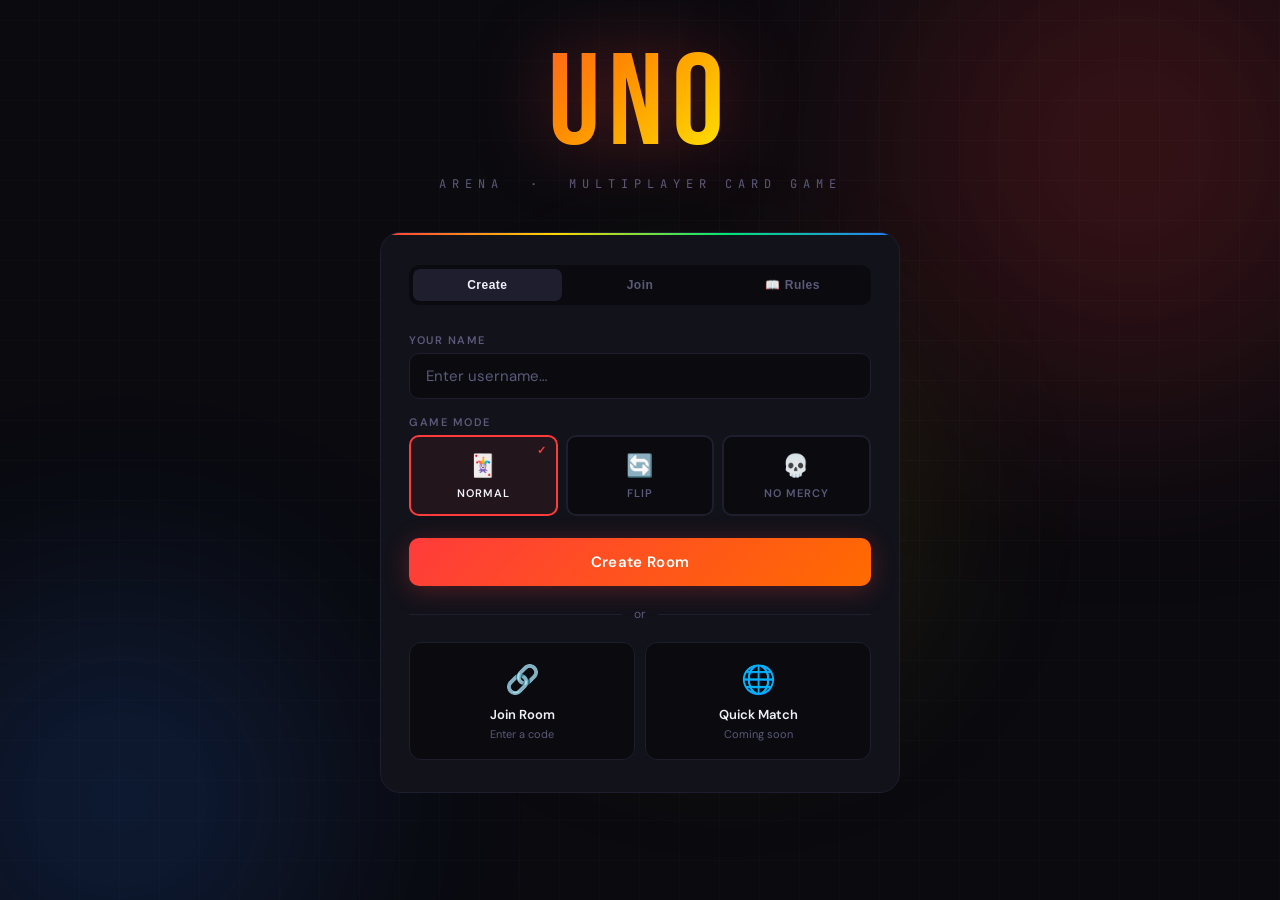
<file: Lord_UNO/templates/index.html>
<!DOCTYPE html>
<html lang="en">
<head>
  <meta charset="UTF-8" />
  <meta name="viewport" content="width=device-width, initial-scale=1.0" />
  <title>UNO · ARENA</title>
  <link rel="preconnect" href="https://fonts.googleapis.com" />
  <link href="https://fonts.googleapis.com/css2?family=Bebas+Neue&family=DM+Sans:wght@300;400;500;600&family=JetBrains+Mono:wght@400;700&display=swap" rel="stylesheet" />
  <style>
    *, *::before, *::after { box-sizing: border-box; margin: 0; padding: 0; }

    :root {
      --bg:      #0a0a0f;
      --surface: #12121a;
      --border:  #1e1e2e;
      --dim:     #1e1e30;
      --red:     #ff3b3b;
      --yellow:  #ffd600;
      --green:   #00e676;
      --blue:    #2979ff;
      --purple:  #ab47bc;
      --accent:  #ff3b3b;
      --text:    #f0f0f8;
      --muted:   #5a5a7a;
    }

    html, body {
      min-height: 100%; background: var(--bg);
      color: var(--text); font-family: 'DM Sans', sans-serif;
      overflow-x: hidden;
    }

    body::before {
      content: ''; position: fixed; inset: 0; z-index: 0; pointer-events: none;
      background-image:
        repeating-linear-gradient(0deg, transparent, transparent 39px, #ffffff04 39px, #ffffff04 40px),
        repeating-linear-gradient(90deg, transparent, transparent 39px, #ffffff04 39px, #ffffff04 40px);
    }

    /* ── Blobs ── */
    .blob { position: fixed; border-radius: 50%; filter: blur(120px); pointer-events: none; z-index: 0; opacity: .18; }
    .blob-r { width:500px; height:500px; background:var(--red);    top:-100px; right:-100px; }
    .blob-b { width:400px; height:400px; background:var(--blue);   bottom:-100px; left:-80px; }
    .blob-y { width:300px; height:300px; background:var(--yellow); top:40%; left:45%; }

    /* ── Floating deco cards ── */
    .deco-cards { position:fixed; inset:0; pointer-events:none; z-index:0; overflow:hidden; }
    .deco-card {
      position:absolute; width:54px; height:80px;
      border-radius:8px; border:1px solid #ffffff10; background:var(--surface);
      animation:floatCard linear infinite; opacity:0;
    }
    .deco-card::after { content:''; position:absolute; inset:6px; border-radius:5px; border:2px solid currentColor; opacity:.3; }
    .deco-card:nth-child(1){left:5%;  bottom:-90px;color:var(--red);   animation-duration:14s;animation-delay:0s}
    .deco-card:nth-child(2){left:15%; bottom:-90px;color:var(--blue);  animation-duration:18s;animation-delay:2s}
    .deco-card:nth-child(3){left:25%; bottom:-90px;color:var(--yellow);animation-duration:12s;animation-delay:4s}
    .deco-card:nth-child(4){left:38%; bottom:-90px;color:var(--green); animation-duration:16s;animation-delay:1s}
    .deco-card:nth-child(5){left:52%; bottom:-90px;color:var(--red);   animation-duration:20s;animation-delay:3s}
    .deco-card:nth-child(6){left:65%; bottom:-90px;color:var(--blue);  animation-duration:13s;animation-delay:5s}
    .deco-card:nth-child(7){left:75%; bottom:-90px;color:var(--yellow);animation-duration:17s;animation-delay:7s}
    .deco-card:nth-child(8){left:88%; bottom:-90px;color:var(--green); animation-duration:15s;animation-delay:6s}
    @keyframes floatCard {
      0%  {transform:translateY(0) rotate(-8deg);opacity:0}
      5%  {opacity:.25}
      95% {opacity:.15}
      100%{transform:translateY(-110vh) rotate(12deg);opacity:0}
    }

    /* ── Page layout ── */
    .page {
      position:relative; z-index:1; min-height:100vh;
      display:flex; flex-direction:column; align-items:center;
      padding:40px 20px 60px; gap:40px;
    }

    /* ── Logo ── */
    .logo { text-align:center; animation:fadeDown .7s ease both; }
    .logo-title {
      font-family:'Bebas Neue',sans-serif;
      font-size:clamp(72px,14vw,130px); letter-spacing:8px; line-height:1;
      background:linear-gradient(135deg,#ff3b3b 0%,#ff8c00 40%,#ffd600 70%,#ff3b3b 100%);
      -webkit-background-clip:text; -webkit-text-fill-color:transparent; background-clip:text;
      filter:drop-shadow(0 0 40px #ff3b3b66);
    }
    .logo-sub {
      font-family:'JetBrains Mono',monospace; font-size:12px; letter-spacing:6px;
      color:var(--muted); text-transform:uppercase; margin-top:6px;
    }

    /* ── Panel ── */
    .panel {
      width:100%; max-width:520px;
      background:var(--surface); border:1px solid var(--border);
      border-radius:20px; padding:32px 28px;
      animation:fadeUp .6s ease both; position:relative; overflow:hidden;
    }
    .panel::before {
      content:''; position:absolute; top:0; left:0; right:0; height:2px;
      background:linear-gradient(90deg,var(--red),var(--yellow),var(--green),var(--blue));
    }

    /* ── Tabs ── */
    .tabs {
      display:flex; gap:4px; background:var(--bg);
      border-radius:10px; padding:4px; margin-bottom:28px;
    }
    .tab {
      flex:1; padding:9px 8px; text-align:center;
      font-size:12px; font-weight:600; letter-spacing:.5px;
      color:var(--muted); border-radius:7px; cursor:pointer;
      transition:all .2s; border:none; background:none;
    }
    .tab.active { background:var(--border); color:var(--text); }
    .tab:hover:not(.active) { color:var(--text); }

    /* ── Form sections ── */
    .form-section { display:none; flex-direction:column; gap:16px; }
    .form-section.visible { display:flex; animation:fadeUp .3s ease both; }

    label {
      font-size:11px; letter-spacing:1.5px; text-transform:uppercase;
      color:var(--muted); font-weight:600; margin-bottom:6px; display:block;
    }
    input[type="text"] {
      width:100%; background:var(--bg); border:1px solid var(--border);
      color:var(--text); padding:12px 16px; border-radius:10px;
      font-family:'DM Sans',sans-serif; font-size:15px;
      transition:border-color .2s, box-shadow .2s; outline:none;
    }
    input[type="text"]:focus { border-color:var(--accent); box-shadow:0 0 0 3px #ff3b3b22; }
    input[type="text"]::placeholder { color:var(--muted); }

    .ruleset-grid { display:grid; grid-template-columns:repeat(3,1fr); gap:8px; }
    .ruleset-btn {
      padding:14px 8px; text-align:center; border-radius:10px; cursor:pointer;
      border:2px solid var(--border); background:var(--bg); transition:all .2s; position:relative;
    }
    .ruleset-btn input { display:none; }
    .ruleset-btn .rs-icon { font-size:22px; display:block; margin-bottom:6px; }
    .ruleset-btn .rs-name { font-size:11px; font-weight:600; letter-spacing:1px; text-transform:uppercase; color:var(--muted); display:block; }
    .ruleset-btn:has(input:checked) { border-color:var(--accent); background:#ff3b3b12; }
    .ruleset-btn:has(input:checked) .rs-name { color:var(--text); }
    .ruleset-btn:has(input:checked)::after { content:'✓'; position:absolute; top:6px; right:8px; font-size:11px; color:var(--accent); }
    .ruleset-btn:hover:not(:has(input:checked)) { border-color:#ffffff22; }

    .btn {
      padding:14px 24px; border-radius:10px; font-family:'DM Sans',sans-serif;
      font-size:15px; font-weight:600; cursor:pointer; border:none;
      transition:all .15s; letter-spacing:.3px;
    }
    .btn-primary { background:linear-gradient(135deg,#ff3b3b,#ff6b00); color:#fff; box-shadow:0 4px 24px #ff3b3b44; }
    .btn-primary:hover { transform:translateY(-1px); box-shadow:0 6px 32px #ff3b3b66; }
    .btn-primary:active { transform:translateY(0); }
    .btn-ghost { background:transparent; border:1px solid var(--border); color:var(--text); }
    .btn-ghost:hover { border-color:#ffffff33; background:var(--border); }
    .btn-block { width:100%; }

    .mode-grid { display:grid; grid-template-columns:1fr 1fr; gap:10px; }
    .mode-card {
      padding:18px 14px; border-radius:12px; border:1px solid var(--border);
      background:var(--bg); cursor:pointer; transition:all .2s; text-align:center;
    }
    .mode-card:hover { border-color:var(--accent); background:#ff3b3b08; }
    .mode-card .mc-icon { font-size:28px; display:block; margin-bottom:8px; }
    .mode-card .mc-name { font-size:13px; font-weight:600; color:var(--text); display:block; }
    .mode-card .mc-desc { font-size:11px; color:var(--muted); margin-top:4px; display:block; }

    .divider { display:flex; align-items:center; gap:12px; color:var(--muted); font-size:12px; margin:4px 0; }
    .divider::before, .divider::after { content:''; flex:1; height:1px; background:var(--border); }

    /* ════════════════════════════════════════
       RULEBOOK STYLES
    ════════════════════════════════════════ */
    #tab-rules {
      display:none; flex-direction:column; gap:0;
      /* full scroll within panel */
      max-height:72vh; overflow-y:auto;
      scrollbar-width:thin; scrollbar-color:#2a2a3e transparent;
      padding-right:4px;
    }
    #tab-rules.visible { display:flex; animation:fadeUp .3s ease both; }
    #tab-rules::-webkit-scrollbar { width:4px; }
    #tab-rules::-webkit-scrollbar-thumb { background:#2a2a3e; border-radius:4px; }

    /* Mode selector tabs inside rulebook */
    .rb-mode-tabs {
      display:flex; gap:6px; margin-bottom:20px; flex-wrap:wrap;
    }
    .rb-mode-btn {
      padding:7px 14px; border-radius:20px; font-size:11px; font-weight:700;
      letter-spacing:1px; text-transform:uppercase; cursor:pointer;
      border:1px solid var(--border); background:var(--bg); color:var(--muted);
      transition:all .2s;
    }
    .rb-mode-btn.active { color:#fff; border-color:transparent; }
    .rb-mode-btn.rb-normal.active  { background:linear-gradient(135deg,#ff3b3b,#ff6b00); box-shadow:0 2px 12px #ff3b3b44; }
    .rb-mode-btn.rb-flip.active    { background:linear-gradient(135deg,#2979ff,#1565c0); box-shadow:0 2px 12px #2979ff44; }
    .rb-mode-btn.rb-nomercy.active { background:linear-gradient(135deg,#ab47bc,#6a1b9a); box-shadow:0 2px 12px #ab47bc44; }

    /* Rule page */
    .rb-page { display:none; flex-direction:column; gap:18px; }
    .rb-page.visible { display:flex; }

    /* Section */
    .rb-section { display:flex; flex-direction:column; gap:10px; }
    .rb-section-title {
      font-family:'Bebas Neue',sans-serif; font-size:20px; letter-spacing:2px;
      display:flex; align-items:center; gap:8px;
    }
    .rb-section-title .rb-line {
      flex:1; height:1px; background:var(--border);
    }

    /* Quick start steps */
    .rb-steps { display:flex; flex-direction:column; gap:8px; }
    .rb-step {
      display:flex; gap:12px; align-items:flex-start;
      background:var(--bg); border:1px solid var(--border);
      border-radius:10px; padding:12px 14px;
    }
    .rb-step-num {
      width:24px; height:24px; border-radius:50%; flex-shrink:0;
      display:flex; align-items:center; justify-content:center;
      font-family:'Bebas Neue',sans-serif; font-size:13px; font-weight:700;
      background:var(--border); color:var(--text);
    }
    .rb-step-text { font-size:13px; line-height:1.55; color:var(--text); padding-top:3px; }
    .rb-step-text strong { color:var(--yellow); font-weight:700; }

    /* Card reference grid */
    .rb-cards { display:flex; flex-direction:column; gap:6px; }
    .rb-card-row {
      display:flex; align-items:center; gap:12px;
      background:var(--bg); border:1px solid var(--border);
      border-radius:10px; padding:10px 14px;
      transition:border-color .15s;
    }
    .rb-card-row:hover { border-color:#ffffff1a; }
    .rb-card-pip {
      width:36px; height:52px; border-radius:7px; flex-shrink:0;
      display:flex; align-items:center; justify-content:center;
      font-family:'Bebas Neue',sans-serif; font-size:18px; color:#fff;
      font-style:italic; position:relative; overflow:hidden;
      border:1.5px solid rgba(255,255,255,.2);
      box-shadow:0 2px 8px rgba(0,0,0,.4);
    }
    .rb-card-pip::before {
      content:''; position:absolute; inset:0;
      background:linear-gradient(180deg,rgba(255,255,255,.12),transparent);
    }
    .pip-red    { background:linear-gradient(160deg,#e53935,#c62828); }
    .pip-yellow { background:linear-gradient(160deg,#fdd835,#f9a825); }
    .pip-green  { background:linear-gradient(160deg,#43a047,#2e7d32); }
    .pip-blue   { background:linear-gradient(160deg,#1e88e5,#1565c0); }
    .pip-wild   { background:linear-gradient(160deg,#1a1a2e,#2d2d44); }
    .pip-pink   { background:linear-gradient(160deg,#e91e63,#ad1457); }
    .pip-teal   { background:linear-gradient(160deg,#26c6da,#00838f); }
    .pip-orange { background:linear-gradient(160deg,#fb8c00,#e65100); }
    .pip-purple { background:linear-gradient(160deg,#ab47bc,#6a1b9a); }
    .pip-yellow span { color:#1a1000; }

    .rb-card-info { flex:1; min-width:0; }
    .rb-card-name { font-size:13px; font-weight:700; color:var(--text); }
    .rb-card-desc { font-size:12px; color:var(--muted); margin-top:3px; line-height:1.45; }
    .rb-card-badge {
      font-size:9px; font-weight:700; letter-spacing:1px; text-transform:uppercase;
      padding:2px 7px; border-radius:10px; flex-shrink:0; align-self:flex-start; margin-top:2px;
    }
    .badge-action { background:#ff3b3b18; color:var(--red);    border:1px solid #ff3b3b33; }
    .badge-wild   { background:#ffffff10; color:var(--muted);  border:1px solid #ffffff22; }
    .badge-number { background:#00e67618; color:var(--green);  border:1px solid #00e67633; }
    .badge-flip   { background:#2979ff18; color:var(--blue);   border:1px solid #2979ff33; }
    .badge-mercy  { background:#ab47bc18; color:var(--purple); border:1px solid #ab47bc33; }

    /* Rule bullets */
    .rb-rules { display:flex; flex-direction:column; gap:7px; }
    .rb-rule {
      display:flex; gap:10px; align-items:flex-start;
      font-size:13px; line-height:1.55; color:var(--muted);
    }
    .rb-rule-icon { font-size:16px; flex-shrink:0; margin-top:1px; }
    .rb-rule strong { color:var(--text); }
    .rb-rule a { color:var(--yellow); text-decoration:none; }

    /* Tip box */
    .rb-tip {
      background:linear-gradient(135deg,#ffd60010,#ff8c0008);
      border:1px solid #ffd60033; border-radius:10px;
      padding:12px 14px; font-size:12px; color:var(--muted); line-height:1.6;
    }
    .rb-tip strong { color:var(--yellow); }

    /* Warning box */
    .rb-warning {
      background:linear-gradient(135deg,#ff3b3b10,#ab47bc08);
      border:1px solid #ff3b3b33; border-radius:10px;
      padding:12px 14px; font-size:12px; color:var(--muted); line-height:1.6;
    }
    .rb-warning strong { color:var(--red); }

    /* Mode header */
    .rb-mode-header {
      display:flex; flex-direction:column; gap:4px;
      background:var(--bg); border:1px solid var(--border);
      border-radius:12px; padding:14px 16px; margin-bottom:4px;
    }
    .rb-mode-header .rb-mh-title {
      font-family:'Bebas Neue',sans-serif; font-size:24px; letter-spacing:3px;
    }
    .rb-mode-header .rb-mh-sub { font-size:12px; color:var(--muted); line-height:1.5; }

    /* Deck stats */
    .rb-stats { display:grid; grid-template-columns:repeat(3,1fr); gap:8px; }
    .rb-stat {
      background:var(--bg); border:1px solid var(--border); border-radius:10px;
      padding:10px; text-align:center;
    }
    .rb-stat-num { font-family:'Bebas Neue',sans-serif; font-size:28px; }
    .rb-stat-label { font-size:10px; letter-spacing:1px; text-transform:uppercase; color:var(--muted); margin-top:2px; }

    @keyframes fadeDown { from{opacity:0;transform:translateY(-24px)}to{opacity:1;transform:translateY(0)} }
    @keyframes fadeUp   { from{opacity:0;transform:translateY(20px)} to{opacity:1;transform:translateY(0)}  }

    #toast {
      position:fixed; bottom:28px; left:50%; transform:translateX(-50%) translateY(20px);
      background:#1a1a2e; border:1px solid var(--border); color:var(--text);
      padding:12px 24px; border-radius:40px; font-size:13px; font-weight:500;
      opacity:0; transition:all .3s; pointer-events:none; z-index:999;
    }
    #toast.show { opacity:1; transform:translateX(-50%) translateY(0); }
    #toast.error { border-color:var(--red); color:var(--red); }

    @media (max-width:480px) {
      .panel { padding:24px 16px; border-radius:16px; }
      .mode-grid { grid-template-columns:1fr; }
      .rb-stats { grid-template-columns:repeat(3,1fr); }
    }
  </style>
</head>
<body>

<div class="blob blob-r"></div>
<div class="blob blob-b"></div>
<div class="blob blob-y"></div>
<div class="deco-cards">
  <div class="deco-card"></div><div class="deco-card"></div>
  <div class="deco-card"></div><div class="deco-card"></div>
  <div class="deco-card"></div><div class="deco-card"></div>
  <div class="deco-card"></div><div class="deco-card"></div>
</div>

<div class="page">

  <div class="logo">
    <div class="logo-title">UNO</div>
    <div class="logo-sub">Arena &nbsp;·&nbsp; Multiplayer Card Game</div>
  </div>

  <div class="panel">

    <!-- ── 3 Tabs ── -->
    <div class="tabs">
      <button class="tab active"  onclick="switchTab('create')">Create</button>
      <button class="tab"         onclick="switchTab('join')">Join</button>
      <button class="tab"         onclick="switchTab('rules')">📖 Rules</button>
    </div>

    <!-- ══════════════════════════════════
         CREATE GAME
    ══════════════════════════════════ -->
    <form class="form-section visible" id="tab-create" action="/create_game" method="POST">
      <div>
        <label>Your Name</label>
        <input type="text" name="username" placeholder="Enter username…" maxlength="24" required autocomplete="off" />
      </div>
      <div>
        <label>Game Mode</label>
        <div class="ruleset-grid">
          <label class="ruleset-btn">
            <input type="radio" name="ruleset" value="normal" checked />
            <span class="rs-icon">🃏</span>
            <span class="rs-name">Normal</span>
          </label>
          <label class="ruleset-btn">
            <input type="radio" name="ruleset" value="flip" />
            <span class="rs-icon">🔄</span>
            <span class="rs-name">Flip</span>
          </label>
          <label class="ruleset-btn">
            <input type="radio" name="ruleset" value="nomercy" />
            <span class="rs-icon">💀</span>
            <span class="rs-name">No Mercy</span>
          </label>
        </div>
      </div>
      <button type="submit" class="btn btn-primary btn-block">Create Room</button>
      <div class="divider">or</div>
      <div class="mode-grid">
        <div class="mode-card" onclick="switchTab('join')">
          <span class="mc-icon">🔗</span>
          <span class="mc-name">Join Room</span>
          <span class="mc-desc">Enter a code</span>
        </div>
        <div class="mode-card" onclick="showComingSoon()">
          <span class="mc-icon">🌐</span>
          <span class="mc-name">Quick Match</span>
          <span class="mc-desc">Coming soon</span>
        </div>
      </div>
    </form>

    <!-- ══════════════════════════════════
         JOIN GAME
    ══════════════════════════════════ -->
    <form class="form-section" id="tab-join" action="/join_game" method="POST">
      <div>
        <label>Your Name</label>
        <input type="text" name="username" placeholder="Enter username…" maxlength="24" required autocomplete="off" />
      </div>
      <div>
        <label>Room Code</label>
        <input type="text" name="room_code" placeholder="e.g. AB12CD" maxlength="6" required autocomplete="off"
               style="text-transform:uppercase;font-family:'JetBrains Mono',monospace;letter-spacing:4px;font-size:18px;"
               oninput="this.value=this.value.toUpperCase()" />
      </div>
      <button type="submit" class="btn btn-primary btn-block">Join Game</button>
      <button type="button" class="btn btn-ghost btn-block" onclick="switchTab('create')">← Back</button>
    </form>

    <!-- ══════════════════════════════════
         RULEBOOK
    ══════════════════════════════════ -->
    <div class="form-section" id="tab-rules">

      <!-- Mode selector -->
      <div class="rb-mode-tabs">
        <button class="rb-mode-btn rb-normal active" onclick="switchRules('normal')">🃏 Normal</button>
        <button class="rb-mode-btn rb-flip"          onclick="switchRules('flip')">🔄 Flip</button>
        <button class="rb-mode-btn rb-nomercy"       onclick="switchRules('nomercy')">💀 No Mercy</button>
      </div>

      <!-- ── NORMAL RULES ── -->
      <div class="rb-page visible" id="rb-normal">

        <div class="rb-mode-header">
          <span class="rb-mh-title" style="color:var(--red)">NORMAL UNO</span>
          <span class="rb-mh-sub">The classic card game. First player to empty their hand wins. 2–10 players.</span>
        </div>

        <div class="rb-stats">
          <div class="rb-stat"><div class="rb-stat-num" style="color:var(--red)">108</div><div class="rb-stat-label">Cards</div></div>
          <div class="rb-stat"><div class="rb-stat-num" style="color:var(--yellow)">7</div><div class="rb-stat-label">Dealt each</div></div>
          <div class="rb-stat"><div class="rb-stat-num" style="color:var(--green)">2–10</div><div class="rb-stat-label">Players</div></div>
        </div>

        <div class="rb-section">
          <div class="rb-section-title" style="color:var(--yellow)">⚡ Quick Start <span class="rb-line"></span></div>
          <div class="rb-steps">
            <div class="rb-step"><div class="rb-step-num">1</div><div class="rb-step-text">Each player is dealt <strong>7 cards</strong>. The remaining cards form the draw pile.</div></div>
            <div class="rb-step"><div class="rb-step-num">2</div><div class="rb-step-text">Flip the top card to start the discard pile. Play begins clockwise from the host.</div></div>
            <div class="rb-step"><div class="rb-step-num">3</div><div class="rb-step-text">On your turn, play a card matching the <strong>color or value</strong> of the top discard card.</div></div>
            <div class="rb-step"><div class="rb-step-num">4</div><div class="rb-step-text">If you can't play, <strong>draw one card</strong> from the pile and your turn ends.</div></div>
            <div class="rb-step"><div class="rb-step-num">5</div><div class="rb-step-text">When you have <strong>one card left</strong>, tap the <strong>UNO!</strong> button before playing it!</div></div>
            <div class="rb-step"><div class="rb-step-num">6</div><div class="rb-step-text">First player to play <strong>all their cards</strong> wins the round! 🏆</div></div>
          </div>
        </div>

        <div class="rb-section">
          <div class="rb-section-title" style="color:var(--red)">🃏 Card Reference <span class="rb-line"></span></div>
          <div class="rb-cards">
            <div class="rb-card-row">
              <div class="rb-card-pip pip-red"><span>0–9</span></div>
              <div class="rb-card-info"><div class="rb-card-name">Number Cards</div><div class="rb-card-desc">Play on matching color or matching number. 4 colors × 19 cards each.</div></div>
              <div class="rb-card-badge badge-number">Number</div>
            </div>
            <div class="rb-card-row">
              <div class="rb-card-pip pip-blue"><span>⊘</span></div>
              <div class="rb-card-info"><div class="rb-card-name">Skip</div><div class="rb-card-desc">The next player loses their turn entirely. In 2-player, acts like playing again.</div></div>
              <div class="rb-card-badge badge-action">Action</div>
            </div>
            <div class="rb-card-row">
              <div class="rb-card-pip pip-green"><span>↺</span></div>
              <div class="rb-card-info"><div class="rb-card-name">Reverse</div><div class="rb-card-desc">Flip the direction of play. In 2-player, acts like a Skip.</div></div>
              <div class="rb-card-badge badge-action">Action</div>
            </div>
            <div class="rb-card-row">
              <div class="rb-card-pip pip-red"><span>+2</span></div>
              <div class="rb-card-info"><div class="rb-card-name">Draw 2</div><div class="rb-card-desc">Next player draws 2 and loses their turn. Can be stacked — next player must draw or counter-stack with another Draw 2.</div></div>
              <div class="rb-card-badge badge-action">Action</div>
            </div>
            <div class="rb-card-row">
              <div class="rb-card-pip pip-wild"><span>★</span></div>
              <div class="rb-card-info"><div class="rb-card-name">Wild</div><div class="rb-card-desc">Can be played on any card. You choose the new active color.</div></div>
              <div class="rb-card-badge badge-wild">Wild</div>
            </div>
            <div class="rb-card-row">
              <div class="rb-card-pip pip-wild"><span>+4</span></div>
              <div class="rb-card-info"><div class="rb-card-name">Wild Draw 4</div><div class="rb-card-desc">Choose the new color AND the next player draws 4 cards. Stackable with other draw cards.</div></div>
              <div class="rb-card-badge badge-wild">Wild</div>
            </div>
          </div>
        </div>

        <div class="rb-section">
          <div class="rb-section-title" style="color:var(--green)">📋 Key Rules <span class="rb-line"></span></div>
          <div class="rb-rules">
            <div class="rb-rule"><span class="rb-rule-icon">🚨</span><div><strong>UNO Call:</strong> You must tap <strong>UNO!</strong> when you play your second-to-last card (leaving 1). If you forget and another player challenges you, you draw 2 penalty cards.</div></div>
            <div class="rb-rule"><span class="rb-rule-icon">⚔️</span><div><strong>Challenge UNO:</strong> Tap any player's chip to challenge them. If they have 1 card and didn't call UNO, they draw 2!</div></div>
            <div class="rb-rule"><span class="rb-rule-icon">🔄</span><div><strong>Draw Stacking:</strong> Draw 2 and Wild Draw 4 can be stacked. If you receive a draw penalty, you must take all stacked cards unless you counter with another draw card.</div></div>
            <div class="rb-rule"><span class="rb-rule-icon">♻️</span><div><strong>Deck Reshuffle:</strong> When the draw pile runs out, the discard pile (except the top card) is shuffled and becomes the new draw pile.</div></div>
          </div>
        </div>

        <div class="rb-tip">💡 <strong>Pro tip:</strong> Save Wild Draw 4s for when you're desperate — play color-matching cards first to keep your Wild cards as insurance. Watch opponents with few cards and be ready to challenge!
        </div>

      </div><!-- /rb-normal -->

      <!-- ── FLIP RULES ── -->
      <div class="rb-page" id="rb-flip">

        <div class="rb-mode-header">
          <span class="rb-mh-title" style="color:var(--blue)">UNO FLIP</span>
          <span class="rb-mh-sub">Two-sided cards — light and dark. Playing a Flip card switches the entire board between sides. Dark side rules are brutal.</span>
        </div>

        <div class="rb-stats">
          <div class="rb-stat"><div class="rb-stat-num" style="color:var(--blue)">2</div><div class="rb-stat-label">Sides</div></div>
          <div class="rb-stat"><div class="rb-stat-num" style="color:var(--yellow)">7</div><div class="rb-stat-label">Dealt each</div></div>
          <div class="rb-stat"><div class="rb-stat-num" style="color:var(--green)">2–10</div><div class="rb-stat-label">Players</div></div>
        </div>

        <div class="rb-section">
          <div class="rb-section-title" style="color:var(--yellow)">⚡ How It Works <span class="rb-line"></span></div>
          <div class="rb-steps">
            <div class="rb-step"><div class="rb-step-num">1</div><div class="rb-step-text">Game starts on the <strong>Light Side</strong>. Normal UNO rules apply with one addition: the Flip card.</div></div>
            <div class="rb-step"><div class="rb-step-num">2</div><div class="rb-step-text">When a <strong>Flip</strong> card is played, all players flip to the <strong>Dark Side</strong> of their hand. Only dark-side cards may be played.</div></div>
            <div class="rb-step"><div class="rb-step-num">3</div><div class="rb-step-text">Another Flip card flips back to the <strong>Light Side</strong>. You can flip back and forth throughout the game.</div></div>
            <div class="rb-step"><div class="rb-step-num">4</div><div class="rb-step-text">Dark side cards are more powerful — <strong>Draw 5</strong> instead of Draw 2, and brutal special cards.</div></div>
          </div>
        </div>

        <div class="rb-section">
          <div class="rb-section-title" style="color:var(--blue)">🌑 Dark Side Cards <span class="rb-line"></span></div>
          <div class="rb-cards">
            <div class="rb-card-row">
              <div class="rb-card-pip pip-pink"><span>+5</span></div>
              <div class="rb-card-info"><div class="rb-card-name">Draw 5 <span style="color:var(--muted);font-size:11px">(Dark)</span></div><div class="rb-card-desc">Next player draws 5 cards and loses their turn. Stackable with other dark draw cards.</div></div>
              <div class="rb-card-badge badge-flip">Dark</div>
            </div>
            <div class="rb-card-row">
              <div class="rb-card-pip pip-teal"><span>⊘⊘</span></div>
              <div class="rb-card-info"><div class="rb-card-name">Skip Everyone <span style="color:var(--muted);font-size:11px">(Dark)</span></div><div class="rb-card-desc">ALL other players are skipped. You play again immediately. Devastating in large groups.</div></div>
              <div class="rb-card-badge badge-flip">Dark</div>
            </div>
            <div class="rb-card-row">
              <div class="rb-card-pip pip-wild"><span>✦</span></div>
              <div class="rb-card-info"><div class="rb-card-name">Wild Draw Color <span style="color:var(--muted);font-size:11px">(Dark)</span></div><div class="rb-card-desc">You choose a color. The next player keeps drawing until they pull a card of that color. Could be catastrophic!</div></div>
              <div class="rb-card-badge badge-wild">Wild</div>
            </div>
            <div class="rb-card-row">
              <div class="rb-card-pip pip-orange"><span>⇌</span></div>
              <div class="rb-card-info"><div class="rb-card-name">Flip <span style="color:var(--muted);font-size:11px">(Both sides)</span></div><div class="rb-card-desc">Flips the board between Light and Dark. Exists on both sides of the deck. The strategic pivot card.</div></div>
              <div class="rb-card-badge badge-flip">Flip</div>
            </div>
          </div>
        </div>

        <div class="rb-section">
          <div class="rb-section-title" style="color:var(--green)">🌈 Light vs Dark Colors <span class="rb-line"></span></div>
          <div class="rb-rules">
            <div class="rb-rule"><span class="rb-rule-icon">☀️</span><div><strong>Light Side:</strong> Red · Yellow · Green · Blue — classic UNO colors.</div></div>
            <div class="rb-rule"><span class="rb-rule-icon">🌙</span><div><strong>Dark Side:</strong> Pink · Teal · Orange · Purple — four entirely new colors. They don't mix with light-side colors.</div></div>
            <div class="rb-rule"><span class="rb-rule-icon">⚠️</span><div><strong>Important:</strong> You can only play cards matching the current side. Light cards cannot be played on the dark side and vice versa.</div></div>
          </div>
        </div>

        <div class="rb-warning">⚠️ <strong>Flip Strategy:</strong> If the dark side is hurting you, saving a Flip card to switch back to the light side can be a lifesaver — but it also lets your opponents play their light cards again!
        </div>

      </div><!-- /rb-flip -->

      <!-- ── NO MERCY RULES ── -->
      <div class="rb-page" id="rb-nomercy">

        <div class="rb-mode-header">
          <span class="rb-mh-title" style="color:var(--purple)">UNO NO MERCY</span>
          <span class="rb-mh-sub">The most brutal UNO. Massively powerful draw cards, elimination, and chaos. Not for the faint-hearted.</span>
        </div>

        <div class="rb-stats">
          <div class="rb-stat"><div class="rb-stat-num" style="color:var(--purple)">25+</div><div class="rb-stat-label">Eliminated</div></div>
          <div class="rb-stat"><div class="rb-stat-num" style="color:var(--red)">10</div><div class="rb-stat-label">Draw 10</div></div>
          <div class="rb-stat"><div class="rb-stat-num" style="color:var(--yellow)">∞</div><div class="rb-stat-label">Stackable</div></div>
        </div>

        <div class="rb-section">
          <div class="rb-section-title" style="color:var(--red)">💀 Exclusive Cards <span class="rb-line"></span></div>
          <div class="rb-cards">
            <div class="rb-card-row">
              <div class="rb-card-pip pip-red"><span>+6</span></div>
              <div class="rb-card-info"><div class="rb-card-name">Draw 6</div><div class="rb-card-desc">Next player draws 6 cards. Fully stackable with all other draw cards — Draw 2, Draw 6, Draw 10, and Wild Draw 4.</div></div>
              <div class="rb-card-badge badge-mercy">Brutal</div>
            </div>
            <div class="rb-card-row">
              <div class="rb-card-pip pip-wild"><span>+10</span></div>
              <div class="rb-card-info"><div class="rb-card-name">Wild Draw 10</div><div class="rb-card-desc">Choose the new color. The next player draws 10 cards. Stackable. One card can end someone's game.</div></div>
              <div class="rb-card-badge badge-mercy">Brutal</div>
            </div>
            <div class="rb-card-row">
              <div class="rb-card-pip pip-green"><span>✕</span></div>
              <div class="rb-card-info"><div class="rb-card-name">Discard All</div><div class="rb-card-desc">You discard your ENTIRE hand to the discard pile. If this empties your hand, you win immediately!</div></div>
              <div class="rb-card-badge badge-mercy">Brutal</div>
            </div>
            <div class="rb-card-row">
              <div class="rb-card-pip pip-wild"><span>🎲</span></div>
              <div class="rb-card-info"><div class="rb-card-name">Wild Roulette</div><div class="rb-card-desc">A random opponent draws 2 cards. You choose the color. Chaos guaranteed — you never know who the game will punish.</div></div>
              <div class="rb-card-badge badge-mercy">Brutal</div>
            </div>
          </div>
        </div>

        <div class="rb-section">
          <div class="rb-section-title" style="color:var(--purple)">⚡ Special Rules <span class="rb-line"></span></div>
          <div class="rb-rules">
            <div class="rb-rule"><span class="rb-rule-icon">💀</span><div><strong>Elimination:</strong> Any player who accumulates <strong>25 or more cards</strong> is immediately eliminated from the game. Their cards are removed and play continues.</div></div>
            <div class="rb-rule"><span class="rb-rule-icon">📚</span><div><strong>Mega Stacking:</strong> Draw 2, Draw 6, Wild Draw 4, and Draw 10 can ALL be stacked on each other freely. A full stack can easily reach 20+ cards.</div></div>
            <div class="rb-rule"><span class="rb-rule-icon">🃏</span><div><strong>Discard All Win:</strong> Playing Discard All when you have exactly 1 card remaining is an instant win — even without calling UNO first.</div></div>
            <div class="rb-rule"><span class="rb-rule-icon">🎯</span><div><strong>Last Player Standing:</strong> If all other players get eliminated, the surviving player wins automatically.</div></div>
          </div>
        </div>

        <div class="rb-warning">💀 <strong>Danger Zone:</strong> Keep your hand under 20 cards at all times. Once you hit 22+, a single Draw 6 from an opponent can eliminate you instantly. Prioritize playing draw cards to pass the pain forward!</div>

        <div class="rb-tip">💡 <strong>Survival tip:</strong> Discard All is your escape hatch — hold it until you have 10+ cards and play it to reset. Wild Roulette is best saved for when you want chaos, not when you're already losing.
        </div>

      </div><!-- /rb-nomercy -->

    </div><!-- /tab-rules -->

  </div><!-- /panel -->
</div><!-- /page -->

<div id="toast"></div>

<script>
  // ── Tab switching ──
  function switchTab(name) {
    const tabs = document.querySelectorAll('.tab');
    tabs[0].classList.toggle('active', name==='create');
    tabs[1].classList.toggle('active', name==='join');
    tabs[2].classList.toggle('active', name==='rules');
    document.getElementById('tab-create').classList.toggle('visible', name==='create');
    document.getElementById('tab-join').classList.toggle('visible',   name==='join');
    document.getElementById('tab-rules').classList.toggle('visible',  name==='rules');
  }

  // ── Rulebook mode switching ──
  function switchRules(mode) {
    document.querySelectorAll('.rb-mode-btn').forEach(b => b.classList.remove('active'));
    document.querySelectorAll('.rb-page').forEach(p => p.classList.remove('visible'));
    document.querySelector(`.rb-mode-btn.rb-${mode}`).classList.add('active');
    document.getElementById(`rb-${mode}`).classList.add('visible');
  }

  function showComingSoon() {
    showToast('Quick Match coming soon! Create or join a room for now.');
  }

  function showToast(msg, isError=false) {
    const t = document.getElementById('toast');
    t.textContent = msg;
    t.className = 'show' + (isError ? ' error' : '');
    clearTimeout(t._timer);
    t._timer = setTimeout(() => t.className = '', 3000);
  }

  const params = new URLSearchParams(location.search);
  if (params.get('error')) showToast(decodeURIComponent(params.get('error')), true);

  // Open rules tab if ?rules=1 in URL
  if (params.get('rules')) switchTab('rules');
</script>
</body>
</html>
</file>
